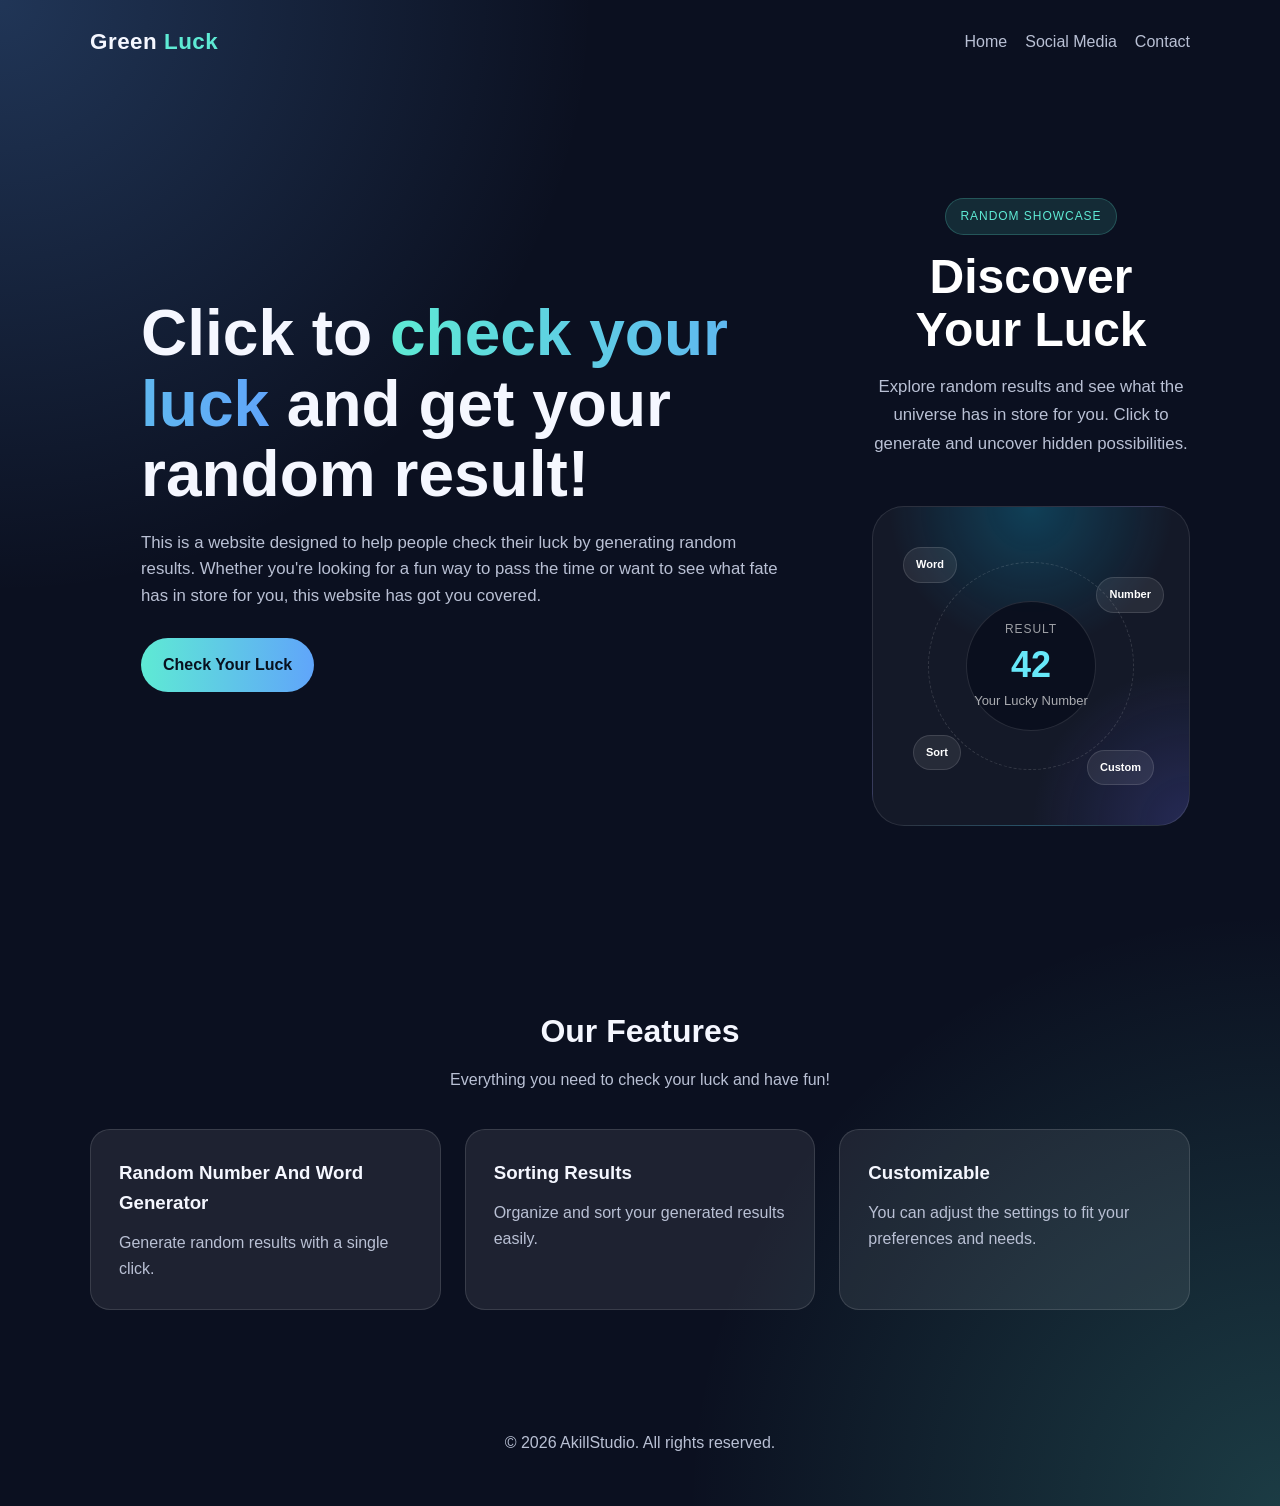
<file: index.html>
<!DOCTYPE html>
<html lang="en">
<head>
  <meta charset="UTF-8" />
  <meta name="viewport" content="width=device-width, initial-scale=1.0" />
  <title>Modern Website</title>
  <style>
    * {
      margin: 0;
      padding: 0;
      box-sizing: border-box;
    }

    :root {
      --bg: #0b1020;
      --card: rgba(255, 255, 255, 0.08);
      --text: #f5f7ff;
      --muted: #b9c0d4;
      --accent: #5eead4;
      --accent-2: #60a5fa;
      --border: rgba(255, 255, 255, 0.12);
      --shadow: 0 20px 50px rgba(0, 0, 0, 0.35);
    }

    body {
      font-family: "Segoe UI", sans-serif;
      background:
        radial-gradient(circle at top left, rgba(96, 165, 250, 0.25), transparent 30%),
        radial-gradient(circle at bottom right, rgba(94, 234, 212, 0.2), transparent 30%),
        var(--bg);
      color: var(--text);
      min-height: 100vh;
      line-height: 1.6;
    }

    .container {
      width: min(1100px, 90%);
      margin: auto;
    }

    header {
      padding: 24px 0;
    }

    nav {
      display: flex;
      justify-content: space-between;
      align-items: center;
    }

    .logo {
      font-size: 1.4rem;
      font-weight: 700;
      letter-spacing: 0.5px;
    }

    .logo span {
      color: var(--accent);
    }

    .nav-links {
      display: flex;
      gap: 18px;
      list-style: none;
    }

    .nav-links a {
      text-decoration: none;
      color: var(--muted);
      transition: 0.3s;
    }

    .nav-links a:hover {
      color: var(--text);
    }

    .hero {
      padding: 80px 0 60px;
      display: grid;
      grid-template-columns: 1.4fr 0.6fr; /* Increased space for intro text */
      gap: 40px;
      align-items: center;
      margin-bottom: 36px;
    }

    .hero-intro {
      max-width: 640px;
      margin-inline: auto;
    }

    .hero h1 {
      font-size: clamp(2.5rem, 5vw, 4.5rem);
      line-height: 1.1;
      margin-bottom: 20px;
    }

    .hero h1 span {
      background: linear-gradient(90deg, var(--accent), var(--accent-2));
      -webkit-background-clip: text;
      background-clip: text; /* Added standard property for compatibility */
      -webkit-text-fill-color: transparent;
    }

    .hero p {
      color: var(--muted);
      font-size: 1.05rem;
      margin-bottom: 28px;
      /* Removed max-width to allow full width */
    }

    .buttons {
      display: flex;
      gap: 16px;
      flex-wrap: wrap;
    }

    .btn {
      text-decoration: none;
      padding: 14px 22px;
      border-radius: 999px;
      font-weight: 600;
      transition: 0.3s ease;
      display: inline-block;
    }

    .btn-primary {
      background: linear-gradient(90deg, var(--accent), var(--accent-2));
      color: #08111f;
    }

    .btn-primary:hover {
      transform: translateY(-2px);
      box-shadow: var(--shadow);
    }

    .btn-secondary {
      border: 1px solid var(--border);
      color: var(--text);
      background: rgba(255, 255, 255, 0.04);
    }

    .btn-secondary:hover {
      background: rgba(255, 255, 255, 0.1);
    }

    .random-showcase {
      display: grid;
      grid-template-columns: 1fr;
      gap: 20px;
      align-items: center;
      justify-items: center;
      text-align: center;
      margin-top: 34px;
    }

    .random-showcase__label {
      display: inline-block;
      padding: 8px 14px;
      background: rgba(94, 234, 212, 0.12);
      color: var(--accent);
      border: 1px solid rgba(94, 234, 212, 0.22);
      border-radius: 999px;
      font-size: 12px;
      text-transform: uppercase;
      letter-spacing: 0.08em;
      margin-bottom: 16px;
    }

    .random-showcase__text h2 {
      font-size: 48px;
      line-height: 1.1;
      margin-bottom: 16px;
      color: #ffffff;
    }

    .random-showcase__desc {
      font-size: 17px;
      line-height: 1.7;
      color: rgba(255, 255, 255, 0.72);
      max-width: 100%;
    }

    .random-showcase__visual {
      position: relative;
      width: 100%;
      max-width: 400px; /* Made responsive */
      height: 320px; /* Adjusted for better proportion */
      border-radius: 32px;
      background:
        radial-gradient(circle at top, rgba(0, 200, 255, 0.22), transparent 40%),
        radial-gradient(circle at bottom right, rgba(99, 102, 241, 0.22), transparent 35%),
        rgba(255, 255, 255, 0.04);
      border: 1px solid rgba(255, 255, 255, 0.1);
      overflow: hidden;
    }

    .random-showcase__orb {
      position: absolute;
      inset: 55px;
      border-radius: 50%;
      border: 1px dashed rgba(255, 255, 255, 0.14);
    }

    .random-showcase__center {
      position: absolute;
      top: 50%;
      left: 50%;
      width: 130px;
      height: 130px;
      transform: translate(-50%, -50%);
      border-radius: 50%;
      background: rgba(10, 15, 30, 0.95);
      border: 1px solid rgba(255, 255, 255, 0.12);
      display: flex;
      flex-direction: column;
      align-items: center;
      justify-content: center;
      gap: 8px;
      text-align: center;
      color: white;
    }

    .random-showcase__center span {
      font-size: 12px;
      text-transform: uppercase;
      letter-spacing: 0.08em;
      color: rgba(255, 255, 255, 0.6);
    }

    .random-showcase__center strong {
      font-size: 36px;
      line-height: 1;
      color: #67e8f9;
    }

    .random-showcase__center small {
      font-size: 13px;
      color: rgba(255, 255, 255, 0.65);
    }

    .random-showcase__chip {
      position: absolute;
      padding: 8px 12px;
      border-radius: 999px;
      background: rgba(255, 255, 255, 0.08);
      color: white;
      border: 1px solid rgba(255, 255, 255, 0.12);
      font-weight: 600;
      font-size: 11px;
    }

    .random-showcase__chip--one {
      top: 40px;
      left: 30px;
    }

    .random-showcase__chip--two {
      top: 70px;
      right: 25px;
    }

    .random-showcase__chip--three {
      bottom: 55px;
      left: 40px;
    }

    .random-showcase__chip--four {
      bottom: 40px;
      right: 35px;
    }

    .section {
      padding: 80px 0 90px;
      margin-top: 40px;
    }

    .section-title {
      text-align: center;
      margin-bottom: 36px;
    }

    .section-title h2 {
      font-size: 2rem;
      margin-bottom: 10px;
    }

    .section-title p {
      color: var(--muted);
    }

    .cards {
      display: grid;
      grid-template-columns: repeat(3, 1fr);
      gap: 24px;
    }

    .card {
      background: var(--card);
      border: 1px solid var(--border);
      padding: 28px;
      border-radius: 20px;
      transition: 0.3s;
    }

    .card:hover {
      transform: translateY(-6px);
      box-shadow: var(--shadow);
    }

    .card h3 {
      margin-bottom: 12px;
    }

    .card p {
      color: var(--muted);
    }

    footer {
      padding: 30px 0 50px;
      text-align: center;
      color: var(--muted);
    }

    @media (max-width: 900px) {
      nav {
        flex-wrap: wrap;
        justify-content: center;
        gap: 14px;
      }

      .nav-links {
        justify-content: center;
        flex-wrap: wrap;
        gap: 12px;
      }

      .hero {
        grid-template-columns: 1fr;
        text-align: center;
        padding-top: 40px;
        gap: 24px;
      }

      .hero h1 {
        font-size: clamp(2rem, 6vw, 3.4rem);
      }

      .hero p {
        font-size: 1rem;
      }

      .buttons {
        justify-content: center;
      }

      .btn {
        width: 100%;
        max-width: 280px;
      }

      .random-showcase__text h2 {
        font-size: 36px;
      }

      .random-showcase__desc {
        font-size: 16px;
      }

      .random-showcase__visual {
        width: min(100%, 320px);
        height: 300px;
      }

      .random-showcase__orb {
        inset: 45px;
      }

      .random-showcase__center {
        width: 110px;
        height: 110px;
      }

      .random-showcase__center strong {
        font-size: 28px;
      }

      .random-showcase__chip {
        padding: 6px 10px;
        font-size: 10px;
      }

      .random-showcase__chip--one {
        top: 30px;
        left: 20px;
      }

      .random-showcase__chip--two {
        top: 55px;
        right: 15px;
      }

      .random-showcase__chip--three {
        bottom: 40px;
        left: 25px;
      }

      .random-showcase__chip--four {
        bottom: 25px;
        right: 20px;
      }

      .cards {
        grid-template-columns: 1fr;
      }
    }

    @media (max-width: 650px) {
      .container {
        width: min(100%, 94%);
      }

      header {
        padding: 18px 0;
      }

      .logo {
        font-size: 1.2rem;
      }

      nav {
        flex-direction: column;
        align-items: center;
        gap: 10px;
      }

      .nav-links {
        width: 100%;
        justify-content: center;
      }

      .hero {
        padding: 30px 0 30px;
      }

      .hero h1 {
        font-size: clamp(1.8rem, 8vw, 2.8rem);
      }

      .hero p {
        font-size: 0.98rem;
      }

      .btn {
        max-width: 100%;
      }

      .random-showcase__visual {
        height: 260px;
      }

      .random-showcase__text h2 {
        font-size: 30px;
      }

      .section {
        padding: 40px 0;
      }

      .section-title {
        margin-bottom: 28px;
      }
    }
  </style>
</head>
<body>
  <header class="container">
    <nav>
      <div class="logo">Green<span> <span></span>Luck</span></div>
      <ul class="nav-links">
        <li><a href="index.html">Home</a></li>
        <li><a href="https://www.instagram.com/aqlbekuly/" target="_blank">Social Media</a></li>
        <li><a href="https://api.whatsapp.com/send?phone=87751432251">Contact</a></li>
      </ul>
    </nav>
  </header>

  <main class="container">
    <section class="hero">
      <div class="hero-intro">
        <h1>Click to <span>check your luck</span> and get your random result!</h1>
        <p>
          This is a website designed to help people check their luck by generating random results. Whether you're looking for a fun way to pass the time or want to see what fate has in store for you, this website has got you covered.
        </p>
        <div class="buttons">
          <a href="randomizer.html" class="btn btn-primary">Check Your Luck</a>
        </div>
      </div>

      <section class="random-showcase">
        <div class="random-showcase__text">
          <span class="random-showcase__label">Random Showcase</span>
          <h2>Discover Your Luck</h2>
          <p class="random-showcase__desc">
            Explore random results and see what the universe has in store for you. Click to generate and uncover hidden possibilities.
          </p>
        </div>
        <div class="random-showcase__visual">
          <div class="random-showcase__orb"></div>
          <div class="random-showcase__center">
            <span>Result</span>
            <strong>42</strong>
            <small>Your Lucky Number</small>
          </div>
          <div class="random-showcase__chip random-showcase__chip--one">Word</div>
          <div class="random-showcase__chip random-showcase__chip--two">Number</div>
          <div class="random-showcase__chip random-showcase__chip--three">Sort</div>
          <div class="random-showcase__chip random-showcase__chip--four">Custom</div>
        </div>
      </section>
    </section>

    <section class="section">
      <div class="section-title">
        <h2>Our Features</h2>
        <p>Everything you need to check your luck and have fun!</p>
      </div>

      <div class="cards">
        <div class="card">
          <h3>Random Number And Word Generator</h3>
          <p>Generate random results with a single click.</p>
        </div>
        <div class="card">
          <h3>Sorting Results</h3>
          <p>Organize and sort your generated results easily.</p>
        </div>
        <div class="card">
          <h3>Customizable</h3>
          <p>You can adjust the settings to fit your preferences and needs.</p>
        </div>
      </div>
    </section>
  </main>

  <footer>
    <p>&copy; 2026 AkillStudio. All rights reserved.</p>
  </footer>
</body>
</html>
</file>
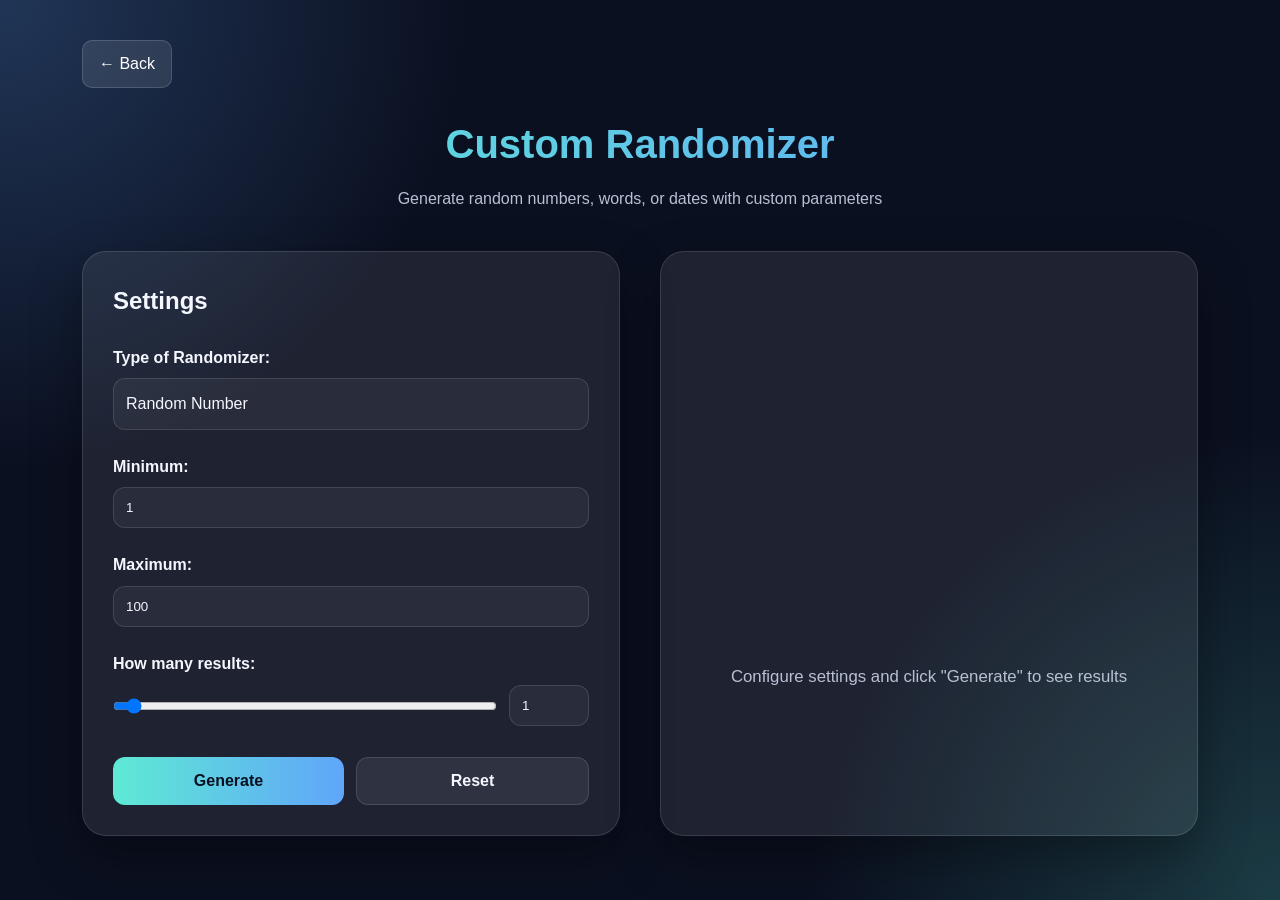
<file: randomizer.html>
<!DOCTYPE html>
<html lang="en">
<head>
  <meta charset="UTF-8" />
  <meta name="viewport" content="width=device-width, initial-scale=1.0" />
  <title>Custom Randomizer</title>
  <style>
    * {
      margin: 0;
      padding: 0;
      box-sizing: border-box;
    }

    :root {
      --bg: #0b1020;
      --card: rgba(255, 255, 255, 0.08);
      --text: #f5f7ff;
      --muted: #b9c0d4;
      --accent: #5eead4;
      --accent-2: #60a5fa;
      --border: rgba(255, 255, 255, 0.12);
      --shadow: 0 20px 50px rgba(0, 0, 0, 0.35);
    }

    body {
      font-family: "Segoe UI", sans-serif;
      background:
        radial-gradient(circle at top left, rgba(96, 165, 250, 0.25), transparent 30%),
        radial-gradient(circle at bottom right, rgba(94, 234, 212, 0.2), transparent 30%),
        var(--bg);
      color: var(--text);
      min-height: 100vh;
      line-height: 1.6;
      padding: 40px 20px;
    }

    .container {
      width: min(1200px, 90%);
      margin: auto;
    }

    header {
      margin-bottom: 40px;
      text-align: center;
    }

    header h1 {
      font-size: 2.5rem;
      margin-bottom: 10px;
      background: linear-gradient(90deg, var(--accent), var(--accent-2));
      -webkit-background-clip: text;
      background-clip: text;
      -webkit-text-fill-color: transparent;
    }

    header p {
      color: var(--muted);
    }

    .randomizer-wrapper {
      display: grid;
      grid-template-columns: 1fr 1fr;
      gap: 40px;
      margin-top: 40px;
    }

    .control-panel {
      background: var(--card);
      border: 1px solid var(--border);
      padding: 30px;
      border-radius: 24px;
      box-shadow: var(--shadow);
    }

    .control-group {
      margin-bottom: 24px;
    }

    .control-group label {
      display: block;
      margin-bottom: 8px;
      font-weight: 600;
      color: var(--text);
    }

    .control-group input,
    .control-group textarea {
      width: 100%;
      padding: 12px;
      background: rgba(255, 255, 255, 0.05);
      border: 1px solid var(--border);
      border-radius: 12px;
      color: var(--text);
      font-family: inherit;
      transition: 0.3s;
    }

    .control-group input:focus,
    .control-group textarea:focus {
      outline: none;
      border-color: var(--accent);
      background: rgba(255, 255, 255, 0.08);
    }

    .control-group textarea {
      resize: vertical;
      min-height: 80px;
    }

    /* Custom Select Styling */
    .custom-select {
      position: relative;
      width: 100%;
    }

    .custom-select select {
      display: none;
    }

    .select-selected {
      background: rgba(255, 255, 255, 0.05);
      border: 1px solid var(--border);
      padding: 12px;
      border-radius: 12px;
      color: var(--text);
      cursor: pointer;
      user-select: none;
      transition: 0.3s;
    }

    .select-selected:hover {
      background: rgba(255, 255, 255, 0.08);
    }

    .select-selected.active {
      border-color: var(--accent);
      background: rgba(255, 255, 255, 0.08);
    }

    .select-items {
      position: absolute;
      top: 100%;
      left: 0;
      right: 0;
      background: var(--bg);
      border: 1px solid var(--border);
      border-top: none;
      border-radius: 0 0 12px 12px;
      max-height: 200px;
      overflow-y: auto;
      display: none;
      z-index: 10;
      margin-top: -1px;
    }

    .select-items.active {
      display: block;
    }

    .select-items div {
      padding: 12px;
      color: var(--text);
      cursor: pointer;
      transition: 0.2s;
    }

    .select-items div:hover {
      background: rgba(94, 234, 212, 0.2);
      color: var(--accent);
    }

    .select-items div.selected {
      background: rgba(94, 234, 212, 0.3);
      color: var(--accent);
    }

    .input-range-group {
      display: flex;
      gap: 12px;
      align-items: center;
    }

    .input-range-group input[type="range"] {
      flex: 1;
    }

    .input-range-group input[type="number"] {
      width: 80px;
    }

    .button-group {
      display: flex;
      gap: 12px;
      margin-top: 30px;
    }

    .btn {
      flex: 1;
      padding: 14px 24px;
      border: none;
      border-radius: 12px;
      font-weight: 600;
      font-size: 1rem;
      cursor: pointer;
      transition: 0.3s ease;
    }

    .btn-generate {
      background: linear-gradient(90deg, var(--accent), var(--accent-2));
      color: #08111f;
    }

    .btn-generate:hover {
      transform: translateY(-2px);
      box-shadow: var(--shadow);
    }

    .btn-reset {
      background: rgba(255, 255, 255, 0.08);
      color: var(--text);
      border: 1px solid var(--border);
    }

    .btn-reset:hover {
      background: rgba(255, 255, 255, 0.12);
    }

    .result-panel {
      background: var(--card);
      border: 1px solid var(--border);
      padding: 30px;
      border-radius: 24px;
      box-shadow: var(--shadow);
      display: flex;
      flex-direction: column;
      justify-content: center;
      align-items: center;
      text-align: center;
      min-height: 400px;
    }

    .result-container {
      opacity: 0;
      transition: opacity 0.3s ease;
      width: 100%;
    }

    .result-container.active {
      opacity: 1;
    }

    .result-type {
      font-size: 12px;
      text-transform: uppercase;
      letter-spacing: 0.08em;
      color: var(--accent);
      margin-bottom: 16px;
    }

    .result-value {
      font-size: 4rem;
      font-weight: 700;
      color: var(--accent);
      margin-bottom: 20px;
      word-break: break-all;
    }

    .result-description {
      color: var(--muted);
      font-size: 0.95rem;
    }

    .result-history {
      margin-top: 30px;
      border-top: 1px solid var(--border);
      padding-top: 20px;
      width: 100%;
    }

    .result-history h3 {
      margin-bottom: 12px;
      color: var(--text);
      font-size: 0.9rem;
    }

    .history-item {
      background: rgba(255, 255, 255, 0.04);
      padding: 8px 12px;
      border-radius: 8px;
      margin-bottom: 8px;
      font-size: 0.85rem;
      color: var(--muted);
      text-align: left;
    }

    .empty-state {
      color: var(--muted);
      font-size: 1.05rem;
    }

    .back-btn {
      display: inline-flex;
      position: relative;
      margin-bottom: 24px;
      text-decoration: none;
      color: #ffffff;
      background: rgba(255, 255, 255, 0.1);
      padding: 10px 16px;
      border-radius: 10px;
      border: 1px solid rgba(255, 255, 255, 0.15);
      transition: background 0.2s ease, transform 0.2s ease;
    }

    .back-btn:hover {
      background: rgba(255, 255, 255, 0.18);
      transform: translateY(-1px);
    }

    @media (max-width: 900px) {
      .randomizer-wrapper {
        grid-template-columns: 1fr;
        gap: 24px;
      }

      .result-value {
        font-size: 2.5rem;
      }

      header h1 {
        font-size: 1.8rem;
      }

      .button-group {
        flex-direction: column;
      }

      .button-group .btn {
        width: 100%;
      }

      .input-range-group {
        flex-direction: column;
        align-items: stretch;
      }

      .input-range-group input[type="number"] {
        width: 100%;
      }

      .control-panel,
      .result-panel {
        padding: 24px;
      }

      .result-panel {
        min-height: auto;
      }

      .result-description {
        font-size: 0.95rem;
      }
    }

    @media (max-width: 650px) {
      body {
        padding: 24px 14px;
      }

      .container {
        width: min(100%, 96%);
      }

      header {
        margin-bottom: 24px;
      }

      header h1 {
        font-size: clamp(1.5rem, 7vw, 2rem);
      }

      .randomizer-wrapper {
        gap: 20px;
      }

      .control-panel {
        padding: 20px;
      }

      .result-panel {
        padding: 20px;
      }

      .input-range-group {
        gap: 10px;
      }

      .result-value {
        font-size: 2rem;
      }

      .history-item {
        font-size: 0.85rem;
      }
    }
  </style>
</head>
<body>
  <div class="container">
    <a href="index.html" class="back-btn">← Back</a>
    <header>
      <h1>Custom Randomizer</h1>
      <p>Generate random numbers, words, or dates with custom parameters</p>
    </header>

    <div class="randomizer-wrapper">
      <div class="control-panel">
        <h2 style="margin-bottom: 24px; color: var(--text);">Settings</h2>

        <div class="control-group">
          <label for="randomType">Type of Randomizer:</label>
          <div class="custom-select" id="customSelect">
            <select id="randomType">
              <option value="number">Random Number</option>
              <option value="word">Random Word</option>
              <option value="date">Random Date</option>
              <option value="choice">Random Choice</option>
            </select>
            <div class="select-selected">Random Number</div>
            <div class="select-items">
              <div data-value="number">Random Number</div>
              <div data-value="word">Random Word</div>
              <div data-value="date">Random Date</div>
              <div data-value="choice">Random Choice</div>
            </div>
          </div>
        </div>

        <!-- Number Randomizer Controls -->
        <div id="numberControls" class="control-group">
          <label for="minNumber">Minimum:</label>
          <input type="number" id="minNumber" value="1" />
        </div>

        <div id="numberControls2" class="control-group">
          <label for="maxNumber">Maximum:</label>
          <input type="number" id="maxNumber" value="100" />
        </div>

        <!-- Word Randomizer Controls -->
        <div id="wordControls" class="control-group" style="display: none;">
          <label for="wordList">Words (one per line):</label>
          <textarea id="wordList" placeholder="Enter words here, one per line">Apple
Banana
Cherry
Dragon
Elephant
Forest
Galaxy
Horizon</textarea>
        </div>

        <!-- Date Randomizer Controls -->
        <div id="dateControls" class="control-group" style="display: none;">
          <label for="startDate">Start Date:</label>
          <input type="date" id="startDate" value="2024-01-01" />
        </div>

        <div id="dateControls2" class="control-group" style="display: none;">
          <label for="endDate">End Date:</label>
          <input type="date" id="endDate" value="2025-12-31" />
        </div>

        <!-- Choice Randomizer Controls -->
        <div id="choiceControls" class="control-group" style="display: none;">
          <label for="choiceList">Options (one per line):</label>
          <textarea id="choiceList" placeholder="Enter options here, one per line">Option 1
Option 2
Option 3
Option 4</textarea>
        </div>

        <!-- Common Controls -->
        <div class="control-group">
          <label for="quantity">How many results:</label>
          <div class="input-range-group">
            <input type="range" id="quantityRange" min="1" max="10" value="1" onchange="updateQuantityInput()" />
            <input type="number" id="quantity" min="1" max="10" value="1" onchange="updateQuantityRange()" />
          </div>
        </div>

        <div class="button-group">
          <button class="btn btn-generate" onclick="generateRandom()">Generate</button>
          <button class="btn btn-reset" onclick="resetForm()">Reset</button>
        </div>
      </div>

      <div class="result-panel">
        <div class="result-container" id="resultContainer">
          <div class="result-type" id="resultType">Random Number</div>
          <div class="result-value" id="resultValue">42</div>
          <div class="result-description" id="resultDescription">Click "Generate" to start</div>

          <div class="result-history">
            <h3>History:</h3>
            <div id="historyList"></div>
          </div>
        </div>

        <div class="empty-state" id="emptyState">
          Configure settings and click "Generate" to see results
        </div>
      </div>
    </div>
  </div>

  <script>
    let resultHistory = [];

    // Custom Select Functionality
    function initCustomSelect() {
      const selectElement = document.getElementById('customSelect');
      const selectSelected = selectElement.querySelector('.select-selected');
      const selectItems = selectElement.querySelector('.select-items');
      const options = selectItems.querySelectorAll('div');
      const nativeSelect = document.getElementById('randomType');

      selectSelected.addEventListener('click', () => {
        selectItems.classList.toggle('active');
        selectSelected.classList.toggle('active');
      });

      options.forEach(option => {
        option.addEventListener('click', () => {
          const value = option.dataset.value;
          selectSelected.textContent = option.textContent;
          nativeSelect.value = value;
          selectItems.classList.remove('active');
          selectSelected.classList.remove('active');

          // Mark as selected
          options.forEach(opt => opt.classList.remove('selected'));
          option.classList.add('selected');

          updateControls();
        });
      });

      // Close when clicking outside
      document.addEventListener('click', (e) => {
        if (!selectElement.contains(e.target)) {
          selectItems.classList.remove('active');
          selectSelected.classList.remove('active');
        }
      });
    }

    function updateControls() {
      const type = document.getElementById('randomType').value;
      
      // Hide all controls
      document.getElementById('numberControls').style.display = 'none';
      document.getElementById('numberControls2').style.display = 'none';
      document.getElementById('wordControls').style.display = 'none';
      document.getElementById('dateControls').style.display = 'none';
      document.getElementById('dateControls2').style.display = 'none';
      document.getElementById('choiceControls').style.display = 'none';

      // Show relevant controls
      if (type === 'number') {
        document.getElementById('numberControls').style.display = 'block';
        document.getElementById('numberControls2').style.display = 'block';
        document.getElementById('resultType').textContent = 'Random Number';
      } else if (type === 'word') {
        document.getElementById('wordControls').style.display = 'block';
        document.getElementById('resultType').textContent = 'Random Word';
      } else if (type === 'date') {
        document.getElementById('dateControls').style.display = 'block';
        document.getElementById('dateControls2').style.display = 'block';
        document.getElementById('resultType').textContent = 'Random Date';
      } else if (type === 'choice') {
        document.getElementById('choiceControls').style.display = 'block';
        document.getElementById('resultType').textContent = 'Random Choice';
      }
    }

    function updateQuantityInput() {
      document.getElementById('quantity').value = document.getElementById('quantityRange').value;
    }

    function updateQuantityRange() {
      const val = Math.min(10, Math.max(1, document.getElementById('quantity').value));
      document.getElementById('quantityRange').value = val;
      document.getElementById('quantity').value = val;
    }

    function generateRandom() {
      const type = document.getElementById('randomType').value;
      const quantity = parseInt(document.getElementById('quantity').value);
      const results = [];

      for (let i = 0; i < quantity; i++) {
        let result;
        if (type === 'number') {
          const min = parseInt(document.getElementById('minNumber').value) || 1;
          const max = parseInt(document.getElementById('maxNumber').value) || 100;
          result = Math.floor(Math.random() * (max - min + 1)) + min;
        } else if (type === 'word') {
          const words = document.getElementById('wordList').value.split('\n').filter(w => w.trim());
          result = words[Math.floor(Math.random() * words.length)] || 'No words';
        } else if (type === 'date') {
          const startDate = new Date(document.getElementById('startDate').value);
          const endDate = new Date(document.getElementById('endDate').value);
          const randomTime = startDate.getTime() + Math.random() * (endDate.getTime() - startDate.getTime());
          result = new Date(randomTime).toISOString().split('T')[0];
        } else if (type === 'choice') {
          const choices = document.getElementById('choiceList').value.split('\n').filter(c => c.trim());
          result = choices[Math.floor(Math.random() * choices.length)] || 'No choices';
        }
        results.push(result);
      }

      displayResults(results, type);
      addToHistory(results, type);
    }

    function displayResults(results, type) {
      const resultValue = document.getElementById('resultValue');
      const resultDescription = document.getElementById('resultDescription');
      const resultContainer = document.getElementById('resultContainer');
      const emptyState = document.getElementById('emptyState');

      if (results.length === 1) {
        resultValue.textContent = results[0];
        resultDescription.textContent = `Generated 1 ${type}`;
      } else {
        resultValue.textContent = results.join(', ');
        resultDescription.textContent = `Generated ${results.length} results`;
      }

      emptyState.style.display = 'none';
      resultContainer.classList.add('active');
    }

    function addToHistory(results, type) {
      const timestamp = new Date().toLocaleTimeString();
      const historyEntry = `${timestamp} - ${type}: ${results.join(', ')}`;
      resultHistory.unshift(historyEntry);
      
      if (resultHistory.length > 5) {
        resultHistory.pop();
      }

      updateHistoryDisplay();
    }

    function updateHistoryDisplay() {
      const historyList = document.getElementById('historyList');
      historyList.innerHTML = resultHistory
        .map(item => `<div class="history-item">${item}</div>`)
        .join('');
    }

    function resetForm() {
      document.getElementById('randomType').value = 'number';
      document.getElementById('quantity').value = 1;
      document.getElementById('quantityRange').value = 1;
      document.getElementById('minNumber').value = 1;
      document.getElementById('maxNumber').value = 100;
      document.getElementById('resultContainer').classList.remove('active');
      document.getElementById('emptyState').style.display = 'block';
      
      // Reset custom select
      const selectSelected = document.querySelector('.select-selected');
      selectSelected.textContent = 'Random Number';
      document.querySelectorAll('.select-items div').forEach(opt => opt.classList.remove('selected'));
      document.querySelectorAll('.select-items div')[0].classList.add('selected');
      
      updateControls();
    }

    // Initialize on page load
    initCustomSelect();
    updateControls();
  </script>
</body>
</html>
</file>
